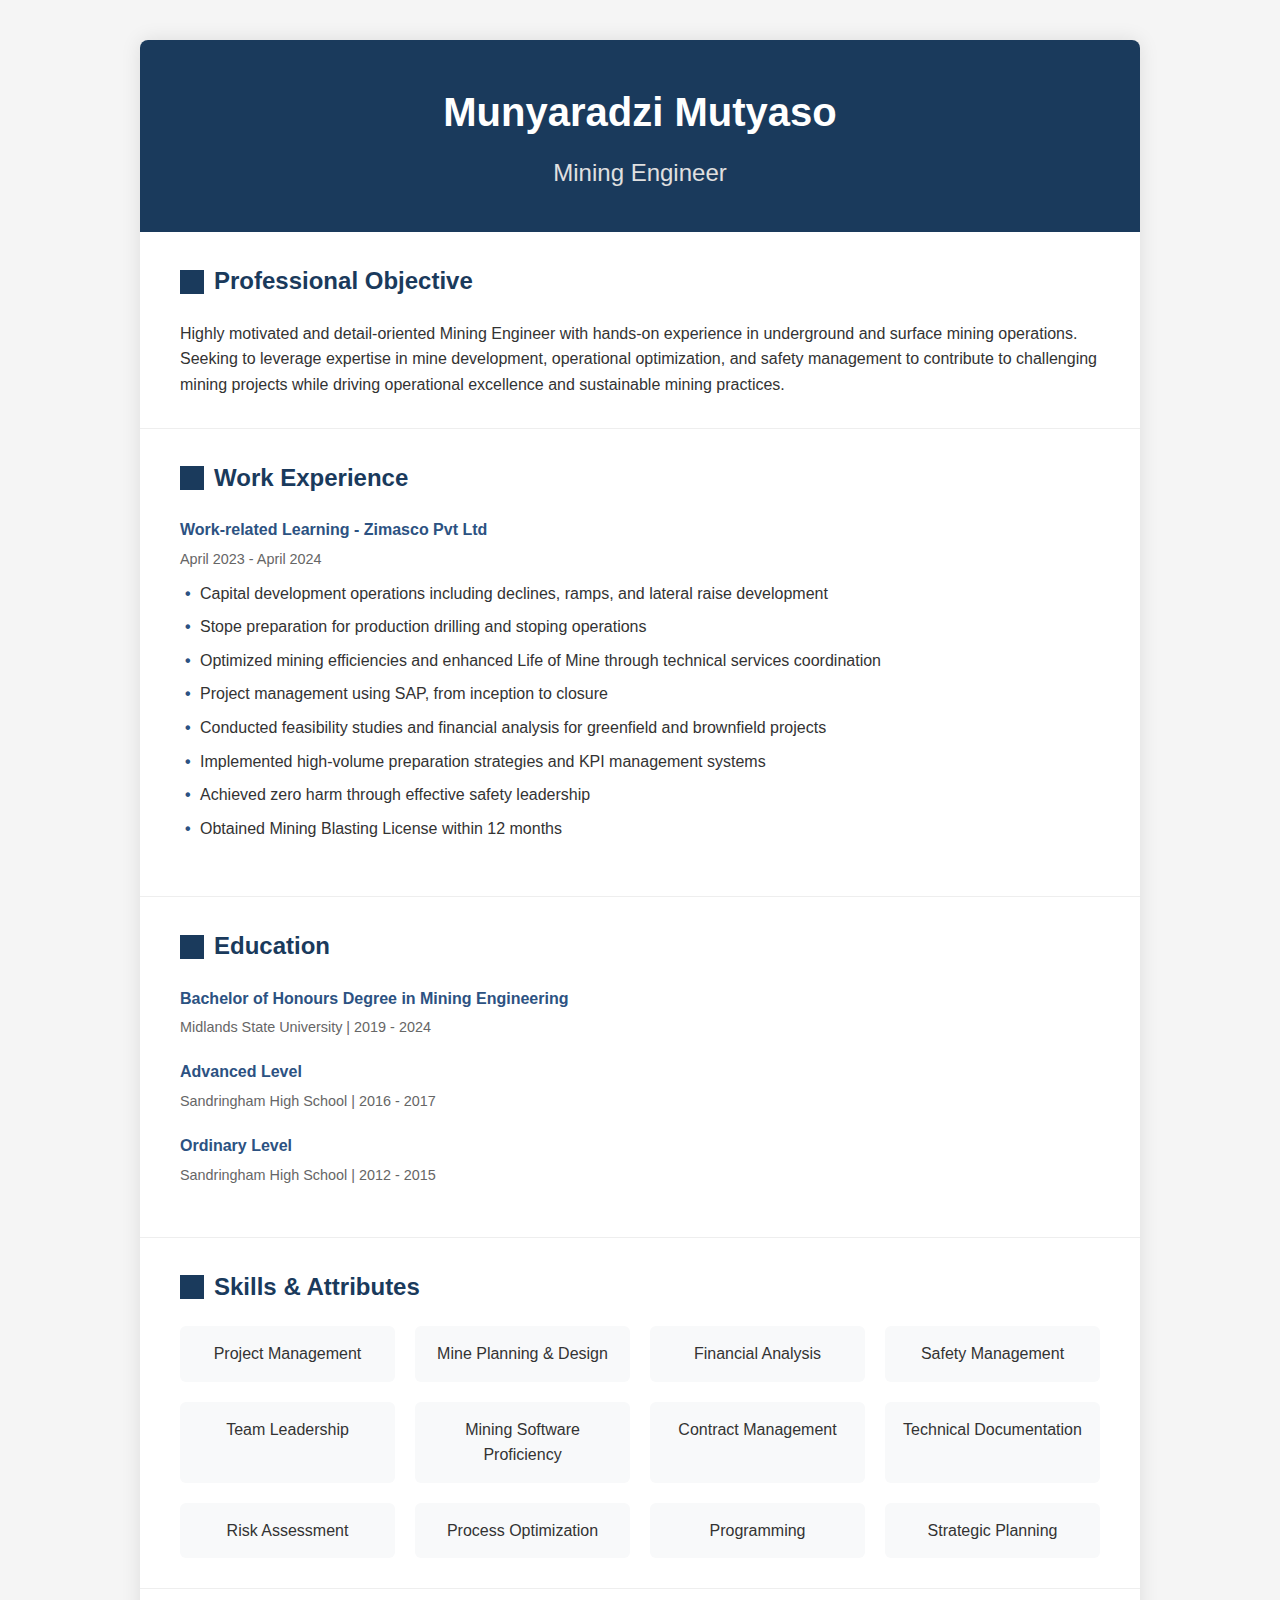
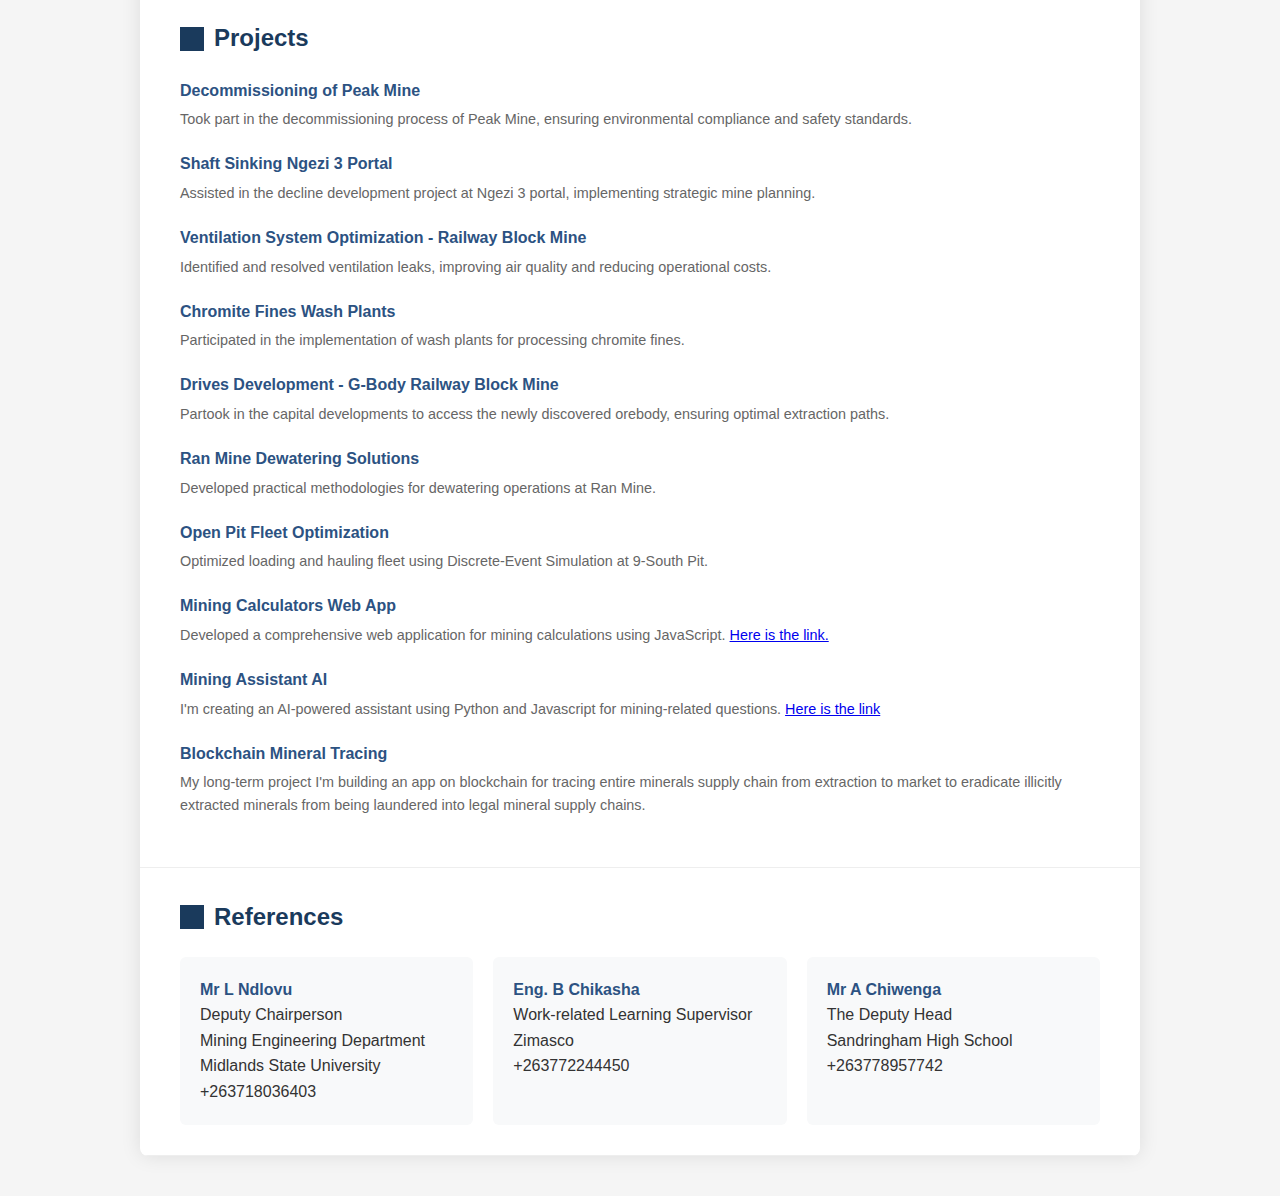
<file: Curriculum Vitae/my_cv.html>
<!DOCTYPE html>
<html lang="en">
  <head>
    <meta charset="UTF-8" />
    <meta name="viewport" content="width=device-width, initial-scale=1.0" />
    <title>Mining Engineer CV</title>
    <link rel="stylesheet" href="my_cv.css" />
  </head>
  <body>
    <div class="cv-container">
      <div class="header">
        <h1>Munyaradzi Mutyaso</h1>
        <h2>Mining Engineer</h2>
      </div>

      <div id="objective" class="section">
        <h3 class="section-title">Professional Objective</h3>
        <p>
          Highly motivated and detail-oriented Mining Engineer with hands-on
          experience in underground and surface mining operations. Seeking to
          leverage expertise in mine development, operational optimization, and
          safety management to contribute to challenging mining projects while
          driving operational excellence and sustainable mining practices.
        </p>
      </div>

      <div id="experience" class="section">
        <h3 class="section-title">Work Experience</h3>
        <div class="experience-item">
          <div class="experience-title">
            Work-related Learning - Zimasco Pvt Ltd
          </div>
          <div class="experience-date">April 2023 - April 2024</div>
          <div class="experience-details">
            <ul>
              <li>
                Capital development operations including declines, ramps, and
                lateral raise development
              </li>
              <li>
                Stope preparation for production drilling and stoping operations
              </li>
              <li>
                Optimized mining efficiencies and enhanced Life of Mine through
                technical services coordination
              </li>
              <li>Project management using SAP, from inception to closure</li>
              <li>
                Conducted feasibility studies and financial analysis for
                greenfield and brownfield projects
              </li>
              <li>
                Implemented high-volume preparation strategies and KPI
                management systems
              </li>
              <li>Achieved zero harm through effective safety leadership</li>
              <li>Obtained Mining Blasting License within 12 months</li>
            </ul>
          </div>
        </div>
      </div>

      <div id="education" class="section">
        <h3 class="section-title">Education</h3>
        <div class="education-item">
          <div class="experience-title">
            Bachelor of Honours Degree in Mining Engineering
          </div>
          <div class="experience-date">
            Midlands State University | 2019 - 2024
          </div>
        </div>
        <div class="education-item">
          <div class="experience-title">Advanced Level</div>
          <div class="experience-date">
            Sandringham High School | 2016 - 2017
          </div>
        </div>
        <div class="education-item">
          <div class="experience-title">Ordinary Level</div>
          <div class="experience-date">
            Sandringham High School | 2012 - 2015
          </div>
        </div>
      </div>

      <div id="skills" class="section">
        <h3 class="section-title">Skills & Attributes</h3>
        <div class="skills-grid">
          <div class="skill-item">Project Management</div>
          <div class="skill-item">Mine Planning & Design</div>
          <div class="skill-item">Financial Analysis</div>
          <div class="skill-item">Safety Management</div>
          <div class="skill-item">Team Leadership</div>
          <div class="skill-item">Mining Software Proficiency</div>
          <div class="skill-item">Contract Management</div>
          <div class="skill-item">Technical Documentation</div>
          <div class="skill-item">Risk Assessment</div>
          <div class="skill-item">Process Optimization</div>
          <div class="skill-item">Programming</div>
          <div class="skill-item">Strategic Planning</div>
        </div>
      </div>

      <div id="projects" class="section">
        <h3 class="section-title">Projects</h3>
        <div class="education-item">
          <div class="experience-title">Decommissioning of Peak Mine</div>
          <div class="experience-date">
            Took part in the decommissioning process of Peak Mine, ensuring
            environmental compliance and safety standards.
          </div>
        </div>
        <div class="education-item">
          <div class="experience-title">Shaft Sinking Ngezi 3 Portal</div>
          <div class="experience-date">
            Assisted in the decline development project at Ngezi 3 portal,
            implementing strategic mine planning.
          </div>
        </div>
        <div class="education-item">
          <div class="experience-title">
            Ventilation System Optimization - Railway Block Mine
          </div>
          <div class="experience-date">
            Identified and resolved ventilation leaks, improving air quality and
            reducing operational costs.
          </div>
        </div>
        <div class="education-item">
          <div class="experience-title">Chromite Fines Wash Plants</div>
          <div class="experience-date">
            Participated in the implementation of wash plants for processing
            chromite fines.
          </div>
        </div>
        <div class="education-item">
          <div class="experience-title">
            Drives Development - G-Body Railway Block Mine
          </div>
          <div class="experience-date">
            Partook in the capital developments to access the newly
            discovered orebody, ensuring optimal extraction paths.
          </div>
        </div>
        <div class="education-item">
          <div class="experience-title">Ran Mine Dewatering Solutions</div>
          <div class="experience-date">
            Developed practical methodologies for dewatering operations at Ran
            Mine.
          </div>
        </div>
        <div class="education-item">
          <div class="experience-title">Open Pit Fleet Optimization</div>
          <div class="experience-date">
            Optimized loading and hauling fleet using Discrete-Event Simulation
            at 9-South Pit.
          </div>
        </div>
        <div class="education-item">
          <div class="experience-title">Mining Calculators Web App</div>
          <div class="experience-date">
            Developed a comprehensive web application for mining calculations
            using JavaScript. <a href="../index.html">Here is the link.</a>
          </div>
        </div>
        <div class="education-item">
          <div class="experience-title">Mining Assistant AI</div>
          <div class="experience-date">
            I'm creating an AI-powered assistant using Python and Javascript for mining-related questions.
            <a href="../Mining Assistant/mining_assistant.html"
              >Here is the link</a
            >
          </div>
        </div>
        <div class="education-item">
          <div class="experience-title">Blockchain Mineral Tracing</div>
          <div class="experience-date">
            My long-term project I'm building an app on blockchain for tracing entire minerals
            supply chain from extraction to market to eradicate illicitly extracted minerals from being laundered into legal mineral supply chains.
          </div>
        </div>
      </div>

      <div id="references" class="section">
        <h3 class="section-title">References</h3>
        <div class="references-grid">
          <div class="reference-item">
            <div class="reference-name">Mr L Ndlovu</div>
            <div>Deputy Chairperson</div>
            <div>Mining Engineering Department</div>
            <div>Midlands State University</div>
            <div>+263718036403</div>
          </div>

          <div class="reference-item">
            <div class="reference-name">Eng. B Chikasha</div>
            <div>Work-related Learning Supervisor</div>
            <div>Zimasco</div>
            <div>+263772244450</div>
          </div>

          <div class="reference-item">
            <div class="reference-name">Mr A Chiwenga</div>
            <div>The Deputy Head</div>
            <div>Sandringham High School</div>
            <div>+263778957742</div>
          </div>
        </div>
      </div>
    </div>
  </body>
</html>
</file>
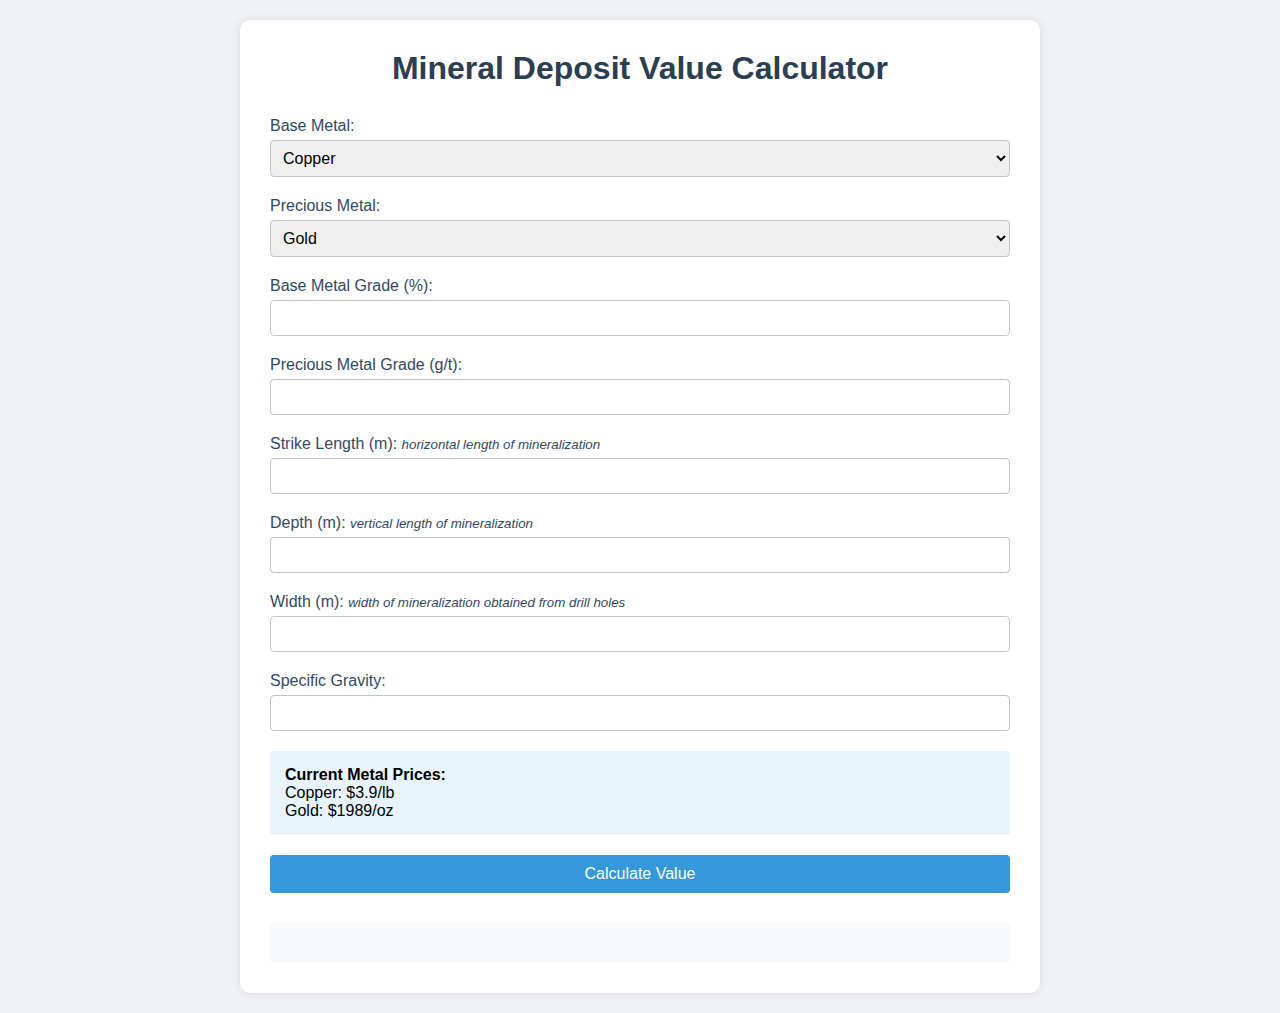
<file: Deposit Value/deposit_value.html>
<html lang="en">
  <head>
    <meta charset="UTF-8" />
    <meta name="viewport" content="width=device-width, initial-scale=1.0" />
    <title>Mineral deposit value calculator</title>
    <link rel="stylesheet" href="./deposit_value.css" />
  </head>
  <body>
    <div class="container">
      <h1>Mineral Deposit Value Calculator</h1>

      <div class="input-group">
        <label for="baseMetal">Base Metal:</label>
        <select id="baseMetal">
          <option value="copper">Copper</option>
          <option value="lead">Lead</option>
          <option value="zinc">Zinc</option>
          <option value="nickel">Nickel</option>
        </select>
      </div>

      <div class="input-group">
        <label for="preciousMetal">Precious Metal:</label>
        <select id="preciousMetal">
          <option value="gold">Gold</option>
          <option value="silver">Silver</option>
          <option value="platinum">Platinum</option>
          <option value="palladium">Palladium</option>
        </select>
      </div>

      <div class="input-group">
        <label for="baseGrade">Base Metal Grade (%):</label>
        <input type="number" id="baseGrade" step="0.01" />
      </div>

      <div class="input-group">
        <label for="preciousGrade">Precious Metal Grade (g/t):</label>
        <input type="number" id="preciousGrade" step="0.01" />
      </div>

      <div class="input-group">
        <label for="strike"
          >Strike Length (m):
          <i><small>horizontal length of mineralization</small></i></label
        >
        <input type="number" id="strike" />
      </div>

      <div class="input-group">
        <label for="depth"
          >Depth (m):
          <i><small>vertical length of mineralization</small></i></label
        >
        <input type="number" id="depth" />
      </div>

      <div class="input-group">
        <label for="width"
          >Width (m):
          <i
            ><small>width of mineralization obtained from drill holes</small></i
          ></label
        >
        <input type="number" id="width" />
      </div>

      <div class="input-group">
        <label for="gravity">Specific Gravity:</label>
        <input type="number" id="gravity" step="0.01" />
      </div>

      <div class="current-prices" id="currentPrices">
        Loading current metal prices...
      </div>

      <button onclick="calculateValue()">Calculate Value</button>

      <div class="results" id="results"></div>
    </div>
    <script src="./deposit_value.js"></script>
  </body>
</html>
</file>
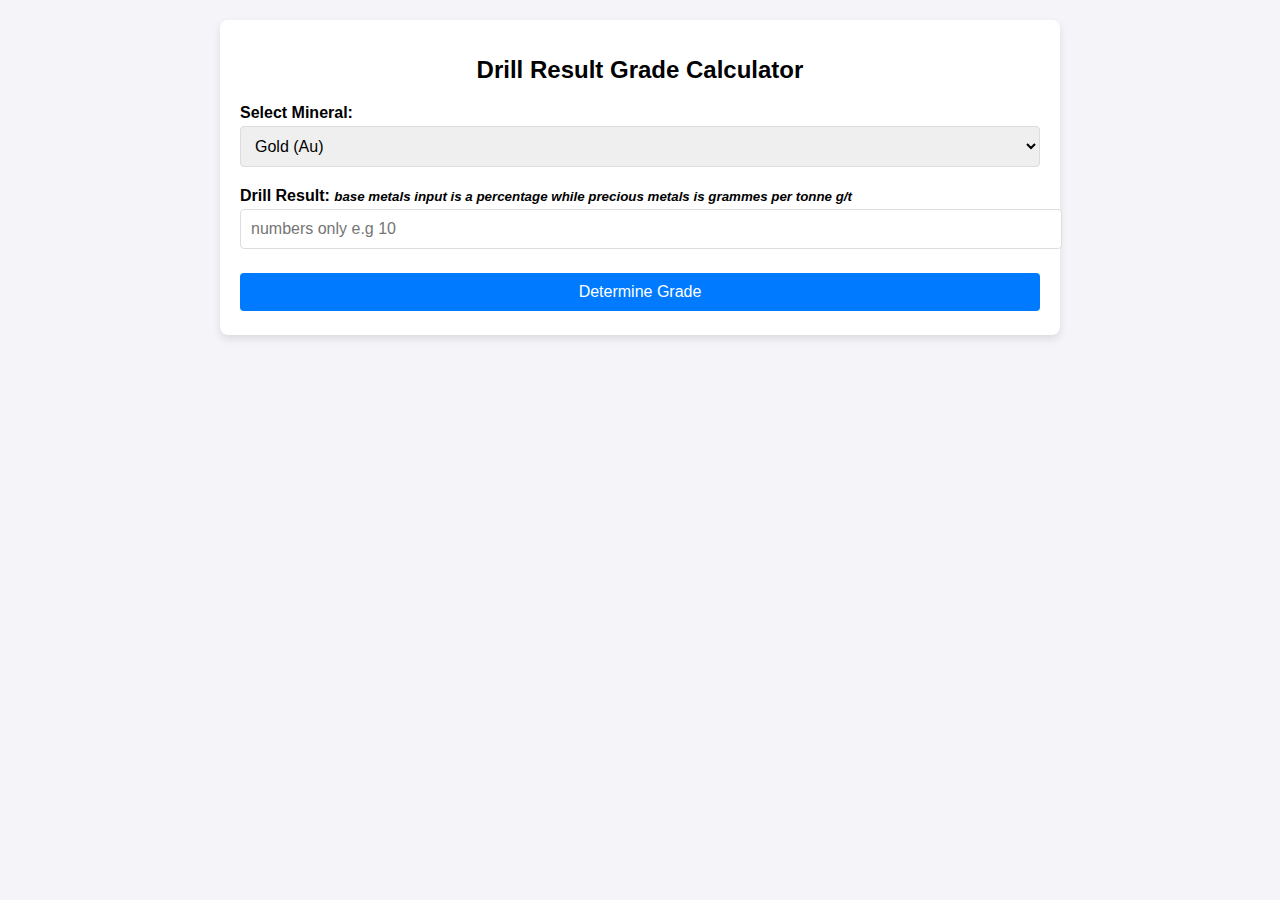
<file: Drill/drilling_results.html>
<!DOCTYPE html>
<html lang="en">
  <head>
    <meta charset="UTF-8" />
    <meta name="viewport" content="width=device-width, initial-scale=1.0" />
    <title>Drilling Results</title>
    <link rel="stylesheet" href="drilling_results.css" />
  </head>
  <body>
    <div class="container">
      <h1>Drill Result Grade Calculator</h1>
      <form id="grade-calculator-form">
        <div>
          <label for="mineral">Select Mineral:</label>
          <select id="mineral" required>
            <optgroup label="Base Metals">
              <option value="Cobalt">Cobalt (Co)</option>
              <option value="Copper">Copper (Cu)</option>
              <option value="Iron Ore">Iron Ore (Fe)</option>
              <option value="Lead">Lead (Pb)</option>
              <option value="Molybdenum">Molybdenum (Mo)</option>
              <option value="Nickel">Nickel (Ni)</option>
              <option value="Zinc">Zinc (Zn)</option>
            </optgroup>
            <optgroup label="Precious Metals">
              <option value="Gold" selected>Gold (Au)</option>
              <option value="Palladium">Palladium (Pd)</option>
              <option value="Platinum">Platinum (Pt)</option>
              <option value="Silver">Silver (Ag)</option>
            </optgroup>
          </select>
        </div>
        <div>
          <label for="drill-result"
            >Drill Result:
            <i
              ><small
                >base metals input is a percentage while precious metals is
                grammes per tonne g/t</small
              ></i
            >
          </label>
          <input
            type="number"
            id="drill-result"
            step="0.01"
            required
            placeholder="numbers only e.g 10"
          />
        </div>
        <button type="submit">Determine Grade</button>
      </form>
      <div class="results" id="results" style="display: none">
        <h2>Result</h2>
        <p><strong>Mineral:</strong> <span id="mineral-name"></span></p>
        <p><strong>Grade:</strong> <span id="grade-result"></span></p>
      </div>
    </div>
    <script src="drilling_results.js"></script>
  </body>
</html>
</file>
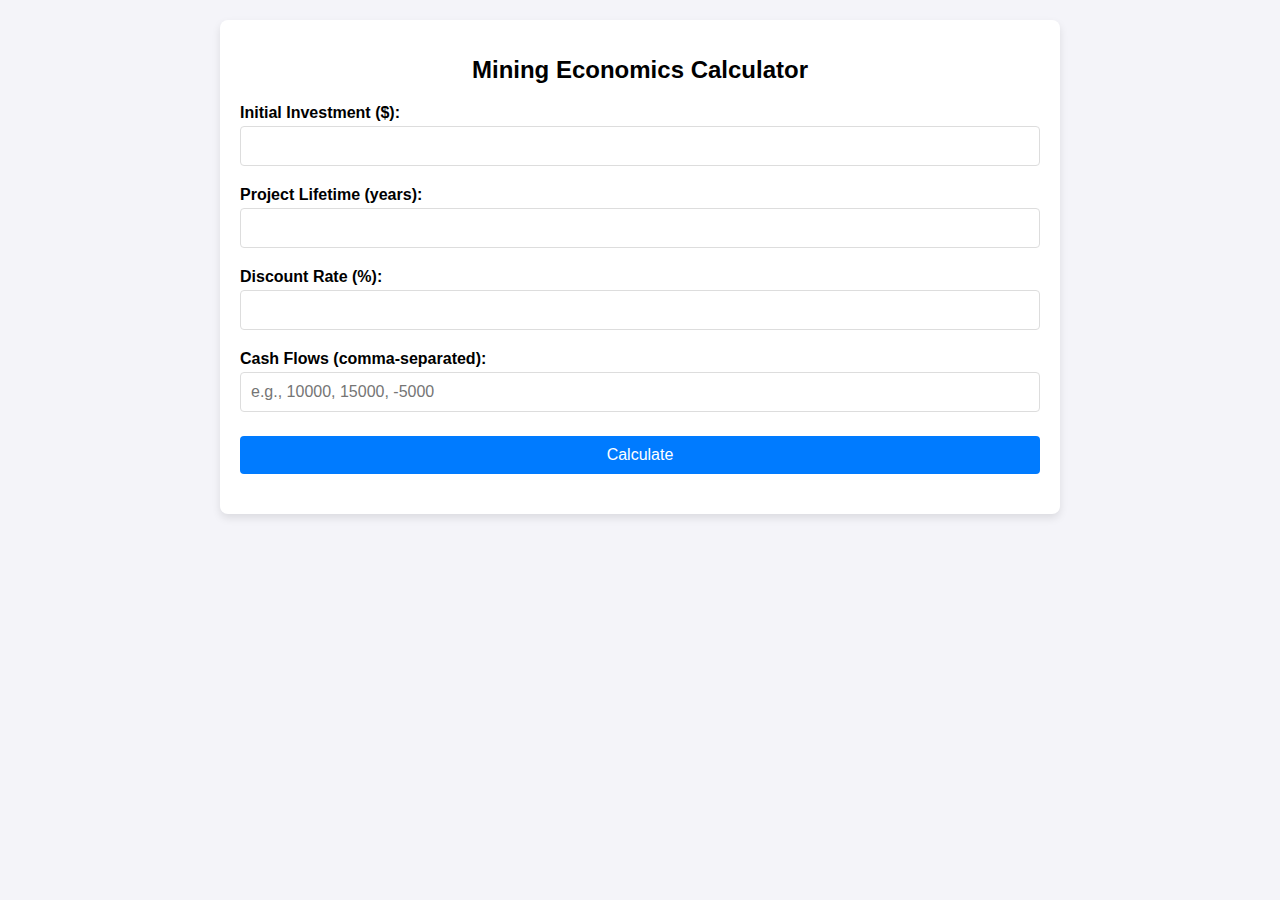
<file: Economics/economics.html>
<html lang="en">
  <head>
    <meta charset="UTF-8" />
    <meta name="viewport" content="width=device-width, initial-scale=1.0" />
    <title>Mineral economics calculator</title>
    <link rel="stylesheet" href="./economics.css" />
  </head>
  <body>
    <div class="container">
      <h1>Mining Economics Calculator</h1>
      <form id="calculator-form">
        <div>
          <label for="initial-investment">Initial Investment ($):</label>
          <input type="number" id="initial-investment" required />
        </div>
        <div>
          <label for="project-lifetime">Project Lifetime (years):</label>
          <input type="number" id="project-lifetime" required />
        </div>
        <div>
          <label for="discount-rate">Discount Rate (%):</label>
          <input type="number" id="discount-rate" step="0.01" required />
        </div>
        <div>
          <label for="cash-flows">Cash Flows (comma-separated):</label>
          <input
            type="text"
            id="cash-flows"
            placeholder="e.g., 10000, 15000, -5000"
            required
          />
        </div>
        <button type="submit">Calculate</button>
      </form>
      <div class="results" id="results" style="display: none">
        <h2>Calculation Results</h2>
        <p>
          <strong>Net Present Value (NPV):</strong>
          <span id="npv-result"></span>
        </p>
        <p>
          <strong>Internal Rate of Return (IRR):</strong>
          <span id="irr-result"></span>
        </p>
        <p>
          <strong>Payback Period:</strong>
          <span id="payback-period-result"></span>
        </p>
        <p>
          <strong>Profitability Index (PI):</strong>
          <span id="pi-result"></span>
        </p>
      </div>
    </div>
    <script src="./economics.js"></script>
  </body>
</html>
</file>
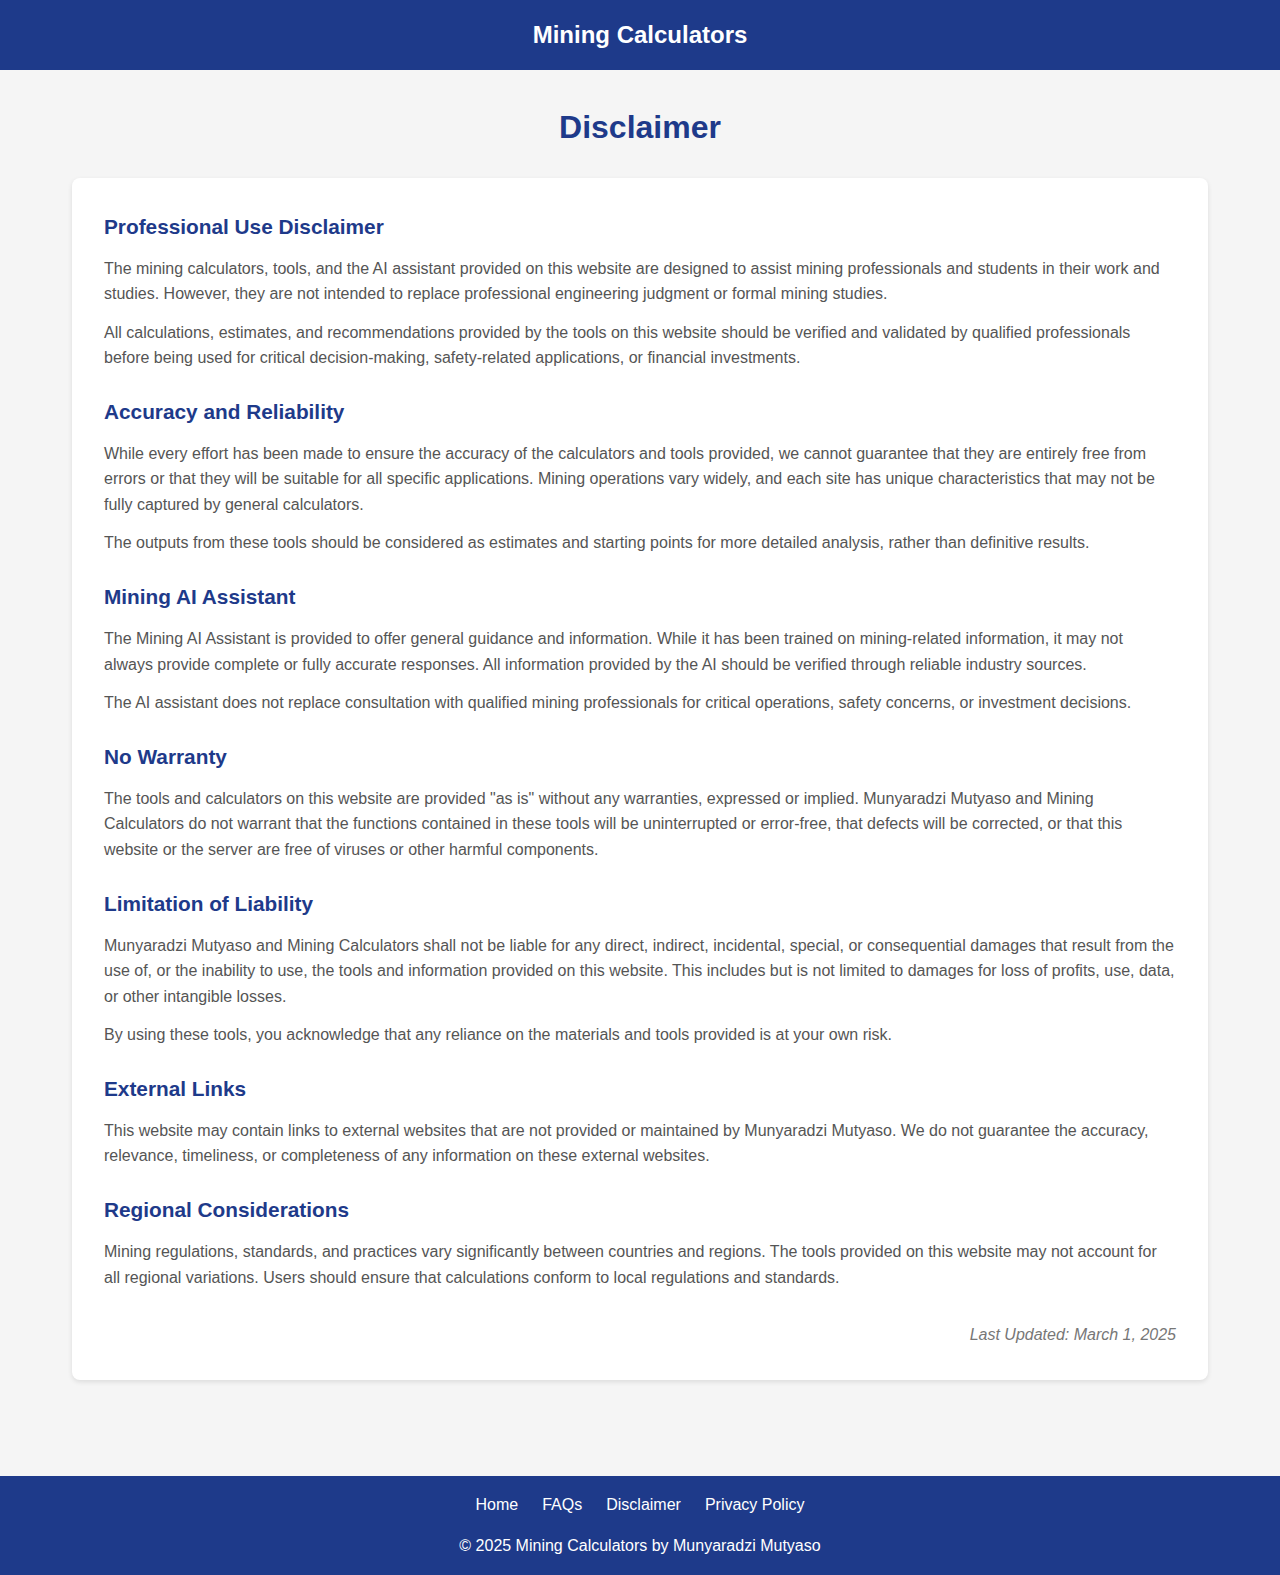
<file: Legal/disclaimer.html>
<!DOCTYPE html>
<html lang="en">
<head>
    <meta charset="UTF-8">
    <meta name="viewport" content="width=device-width, initial-scale=1.0">
    <title>Disclaimer - Mining Calculators</title>
    <style>
        * {
            margin: 0;
            padding: 0;
            box-sizing: border-box;
            font-family: 'Segoe UI', Tahoma, Geneva, Verdana, sans-serif;
        }
        
        body {
            background-color: #f5f5f5;
            color: #333;
            line-height: 1.6;
        }
        
        header {
            background-color: #1e3a8a;
            color: white;
            padding: 1rem 2rem;
            text-align: center;
        }
        
        .container {
            max-width: 1200px;
            margin: 0 auto;
            padding: 2rem;
        }
        
        h1 {
            margin-bottom: 1.5rem;
            color: #1e3a8a;
            text-align: center;
        }
        
        .disclaimer-container {
            background-color: white;
            border-radius: 8px;
            box-shadow: 0 2px 5px rgba(0,0,0,0.1);
            padding: 2rem;
            margin-bottom: 2rem;
        }
        
        .disclaimer-section {
            margin-bottom: 1.5rem;
        }
        
        .disclaimer-section h2 {
            color: #1e3a8a;
            margin-bottom: 0.8rem;
            font-size: 1.3rem;
        }
        
        .disclaimer-section p {
            margin-bottom: 0.8rem;
            color: #555;
        }
        
        .last-updated {
            text-align: right;
            font-style: italic;
            color: #777;
            margin-top: 2rem;
        }
        
        footer {
            background-color: #1e3a8a;
            color: white;
            text-align: center;
            padding: 1rem;
            margin-top: 2rem;
        }
        
        .footer-links {
            display: flex;
            justify-content: center;
            gap: 1.5rem;
            margin-bottom: 1rem;
        }
        
        .footer-links a {
            color: white;
            text-decoration: none;
        }
        
        .footer-links a:hover {
            text-decoration: underline;
        }
        
        @media (max-width: 768px) {
            .container {
                padding: 1rem;
            }
            
            .disclaimer-container {
                padding: 1.5rem;
            }
        }
    </style>
</head>
<body>
    <header>
        <h2>Mining Calculators</h2>
    </header>
    
    <div class="container">
        <h1>Disclaimer</h1>
        
        <div class="disclaimer-container">
            <div class="disclaimer-section">
                <h2>Professional Use Disclaimer</h2>
                <p>The mining calculators, tools, and the AI assistant provided on this website are designed to assist mining professionals and students in their work and studies. However, they are not intended to replace professional engineering judgment or formal mining studies.</p>
                <p>All calculations, estimates, and recommendations provided by the tools on this website should be verified and validated by qualified professionals before being used for critical decision-making, safety-related applications, or financial investments.</p>
            </div>
            
            <div class="disclaimer-section">
                <h2>Accuracy and Reliability</h2>
                <p>While every effort has been made to ensure the accuracy of the calculators and tools provided, we cannot guarantee that they are entirely free from errors or that they will be suitable for all specific applications. Mining operations vary widely, and each site has unique characteristics that may not be fully captured by general calculators.</p>
                <p>The outputs from these tools should be considered as estimates and starting points for more detailed analysis, rather than definitive results.</p>
            </div>
            
            <div class="disclaimer-section">
                <h2>Mining AI Assistant</h2>
                <p>The Mining AI Assistant is provided to offer general guidance and information. While it has been trained on mining-related information, it may not always provide complete or fully accurate responses. All information provided by the AI should be verified through reliable industry sources.</p>
                <p>The AI assistant does not replace consultation with qualified mining professionals for critical operations, safety concerns, or investment decisions.</p>
            </div>
            
            <div class="disclaimer-section">
                <h2>No Warranty</h2>
                <p>The tools and calculators on this website are provided "as is" without any warranties, expressed or implied. Munyaradzi Mutyaso and Mining Calculators do not warrant that the functions contained in these tools will be uninterrupted or error-free, that defects will be corrected, or that this website or the server are free of viruses or other harmful components.</p>
            </div>
            
            <div class="disclaimer-section">
                <h2>Limitation of Liability</h2>
                <p>Munyaradzi Mutyaso and Mining Calculators shall not be liable for any direct, indirect, incidental, special, or consequential damages that result from the use of, or the inability to use, the tools and information provided on this website. This includes but is not limited to damages for loss of profits, use, data, or other intangible losses.</p>
                <p>By using these tools, you acknowledge that any reliance on the materials and tools provided is at your own risk.</p>
            </div>
            
            <div class="disclaimer-section">
                <h2>External Links</h2>
                <p>This website may contain links to external websites that are not provided or maintained by Munyaradzi Mutyaso. We do not guarantee the accuracy, relevance, timeliness, or completeness of any information on these external websites.</p>
            </div>
            
            <div class="disclaimer-section">
                <h2>Regional Considerations</h2>
                <p>Mining regulations, standards, and practices vary significantly between countries and regions. The tools provided on this website may not account for all regional variations. Users should ensure that calculations conform to local regulations and standards.</p>
            </div>
            
            <p class="last-updated">Last Updated: March 1, 2025</p>
        </div>
    </div>
    
    <footer>
        <div class="footer-links">
            <a href="index.html">Home</a>
            <a href="faq.html">FAQs</a>
            <a href="disclaimer.html">Disclaimer</a>
            <a href="privacy.html">Privacy Policy</a>
        </div>
        <p>&copy; 2025 Mining Calculators by Munyaradzi Mutyaso</p>
    </footer>
</body>
</html>
</file>
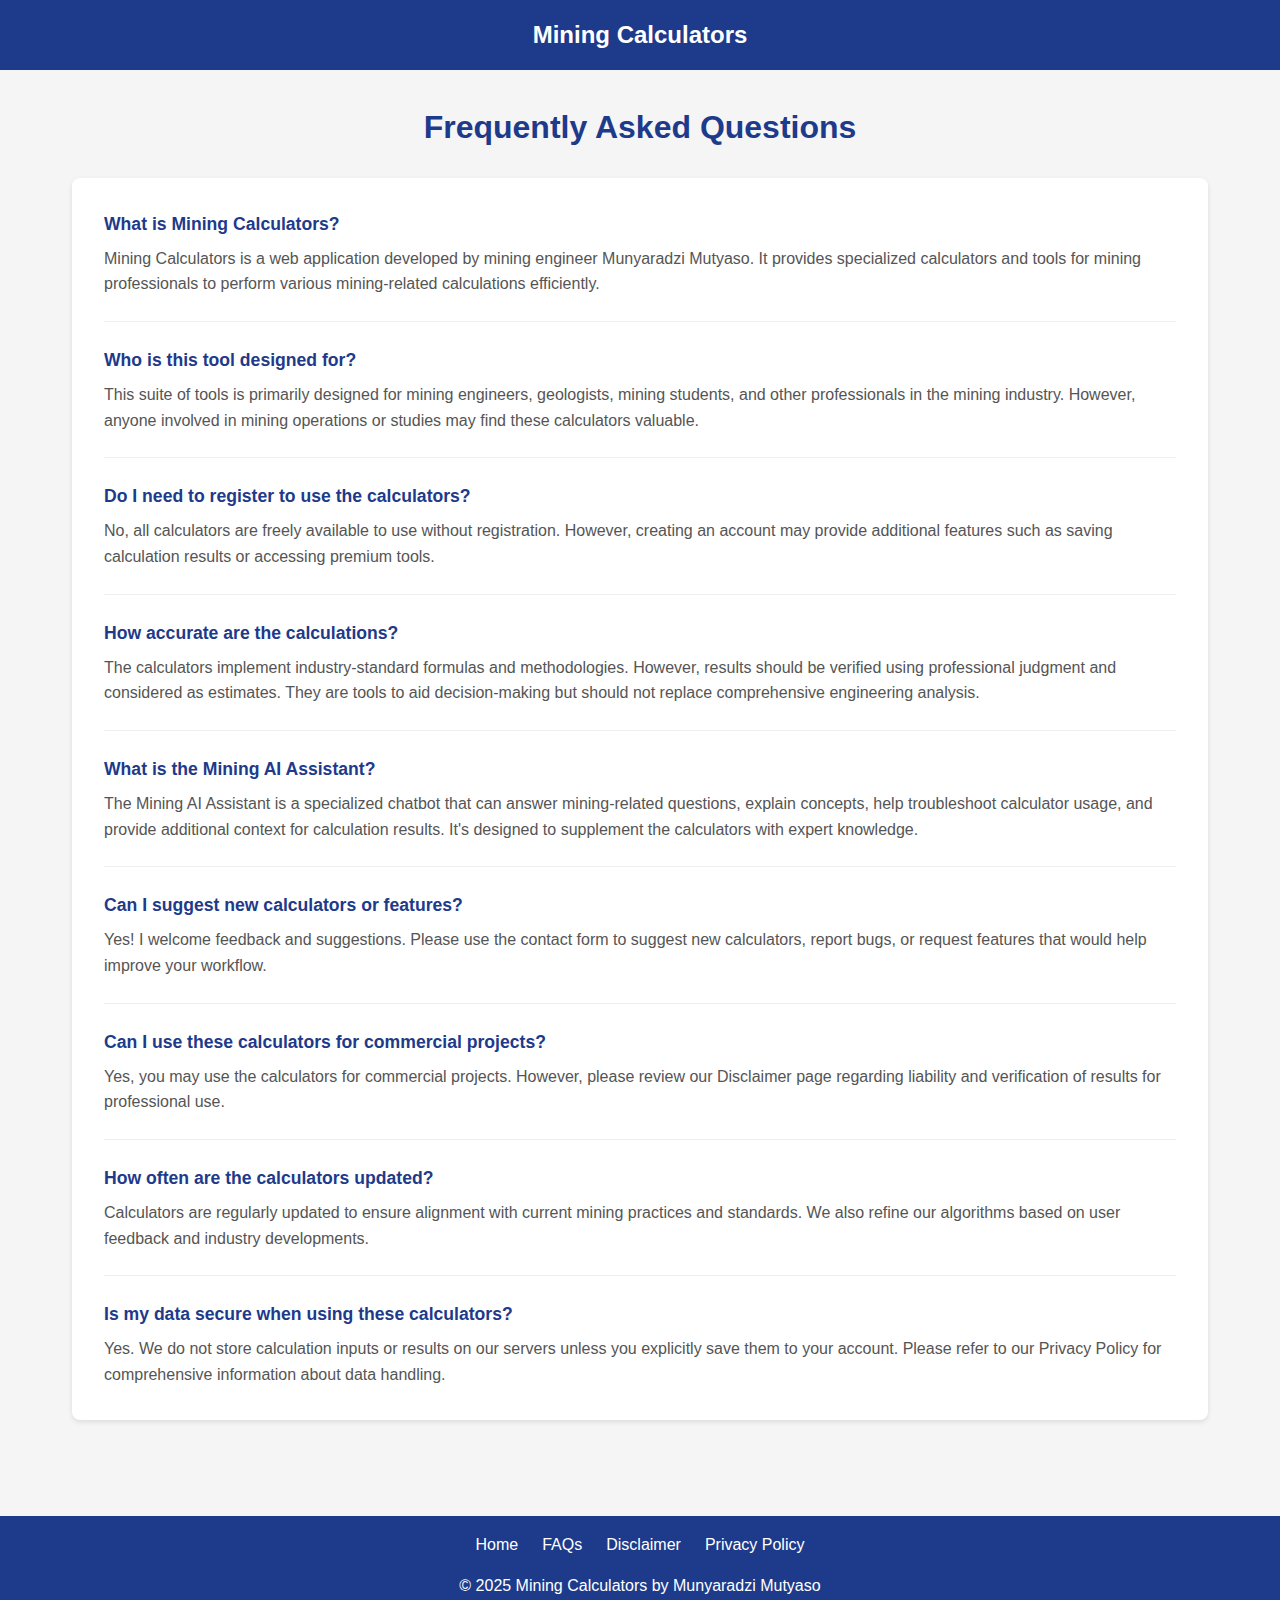
<file: Legal/faq.html>
<!DOCTYPE html>
<html lang="en">
  <head>
    <meta charset="UTF-8" />
    <meta name="viewport" content="width=device-width, initial-scale=1.0" />
    <title>FAQs - Mining Calculators</title>
    <style>
      * {
        margin: 0;
        padding: 0;
        box-sizing: border-box;
        font-family: "Segoe UI", Tahoma, Geneva, Verdana, sans-serif;
      }

      body {
        background-color: #f5f5f5;
        color: #333;
        line-height: 1.6;
      }

      header {
        background-color: #1e3a8a;
        color: white;
        padding: 1rem 2rem;
        text-align: center;
      }

      .container {
        max-width: 1200px;
        margin: 0 auto;
        padding: 2rem;
      }

      h1 {
        margin-bottom: 1.5rem;
        color: #1e3a8a;
        text-align: center;
      }

      .faq-container {
        background-color: white;
        border-radius: 8px;
        box-shadow: 0 2px 5px rgba(0, 0, 0, 0.1);
        padding: 2rem;
        margin-bottom: 2rem;
      }

      .faq-item {
        margin-bottom: 1.5rem;
        border-bottom: 1px solid #eee;
        padding-bottom: 1.5rem;
      }

      .faq-item:last-child {
        border-bottom: none;
        margin-bottom: 0;
        padding-bottom: 0;
      }

      .faq-question {
        font-weight: 600;
        color: #1e3a8a;
        margin-bottom: 0.5rem;
        font-size: 1.1rem;
      }

      .faq-answer {
        color: #555;
      }

      footer {
        background-color: #1e3a8a;
        color: white;
        text-align: center;
        padding: 1rem;
        margin-top: 2rem;
      }

      .footer-links {
        display: flex;
        justify-content: center;
        gap: 1.5rem;
        margin-bottom: 1rem;
      }

      .footer-links a {
        color: white;
        text-decoration: none;
      }

      .footer-links a:hover {
        text-decoration: underline;
      }

      @media (max-width: 768px) {
        .container {
          padding: 1rem;
        }

        .faq-container {
          padding: 1.5rem;
        }
      }
    </style>
  </head>
  <body>
    <header>
      <h2>Mining Calculators</h2>
    </header>

    <div class="container">
      <h1>Frequently Asked Questions</h1>

      <div class="faq-container">
        <div class="faq-item">
          <div class="faq-question">What is Mining Calculators?</div>
          <div class="faq-answer">
            Mining Calculators is a web application developed by mining engineer
            Munyaradzi Mutyaso. It provides specialized calculators and tools
            for mining professionals to perform various mining-related
            calculations efficiently.
          </div>
        </div>

        <div class="faq-item">
          <div class="faq-question">Who is this tool designed for?</div>
          <div class="faq-answer">
            This suite of tools is primarily designed for mining engineers,
            geologists, mining students, and other professionals in the mining
            industry. However, anyone involved in mining operations or studies
            may find these calculators valuable.
          </div>
        </div>

        <div class="faq-item">
          <div class="faq-question">
            Do I need to register to use the calculators?
          </div>
          <div class="faq-answer">
            No, all calculators are freely available to use without
            registration. However, creating an account may provide additional
            features such as saving calculation results or accessing premium
            tools.
          </div>
        </div>

        <div class="faq-item">
          <div class="faq-question">How accurate are the calculations?</div>
          <div class="faq-answer">
            The calculators implement industry-standard formulas and
            methodologies. However, results should be verified using
            professional judgment and considered as estimates. They are tools to
            aid decision-making but should not replace comprehensive engineering
            analysis.
          </div>
        </div>

        <div class="faq-item">
          <div class="faq-question">What is the Mining AI Assistant?</div>
          <div class="faq-answer">
            The Mining AI Assistant is a specialized chatbot that can answer
            mining-related questions, explain concepts, help troubleshoot
            calculator usage, and provide additional context for calculation
            results. It's designed to supplement the calculators with expert
            knowledge.
          </div>
        </div>

        <div class="faq-item">
          <div class="faq-question">
            Can I suggest new calculators or features?
          </div>
          <div class="faq-answer">
            Yes! I welcome feedback and suggestions. Please use the contact form
            to suggest new calculators, report bugs, or request features that
            would help improve your workflow.
          </div>
        </div>

        <div class="faq-item">
          <div class="faq-question">
            Can I use these calculators for commercial projects?
          </div>
          <div class="faq-answer">
            Yes, you may use the calculators for commercial projects. However,
            please review our Disclaimer page regarding liability and
            verification of results for professional use.
          </div>
        </div>

        <div class="faq-item">
          <div class="faq-question">How often are the calculators updated?</div>
          <div class="faq-answer">
            Calculators are regularly updated to ensure alignment with current
            mining practices and standards. We also refine our algorithms based
            on user feedback and industry developments.
          </div>
        </div>

        <div class="faq-item">
          <div class="faq-question">
            Is my data secure when using these calculators?
          </div>
          <div class="faq-answer">
            Yes. We do not store calculation inputs or results on our servers
            unless you explicitly save them to your account. Please refer to our
            Privacy Policy for comprehensive information about data handling.
          </div>
        </div>
      </div>
    </div>

    <footer>
      <div class="footer-links">
        <a href="index.html">Home</a>
        <a href="faq.html">FAQs</a>
        <a href="disclaimer.html">Disclaimer</a>
        <a href="privacy.html">Privacy Policy</a>
      </div>
      <p>&copy; 2025 Mining Calculators by Munyaradzi Mutyaso</p>
    </footer>
  </body>
</html>
</file>
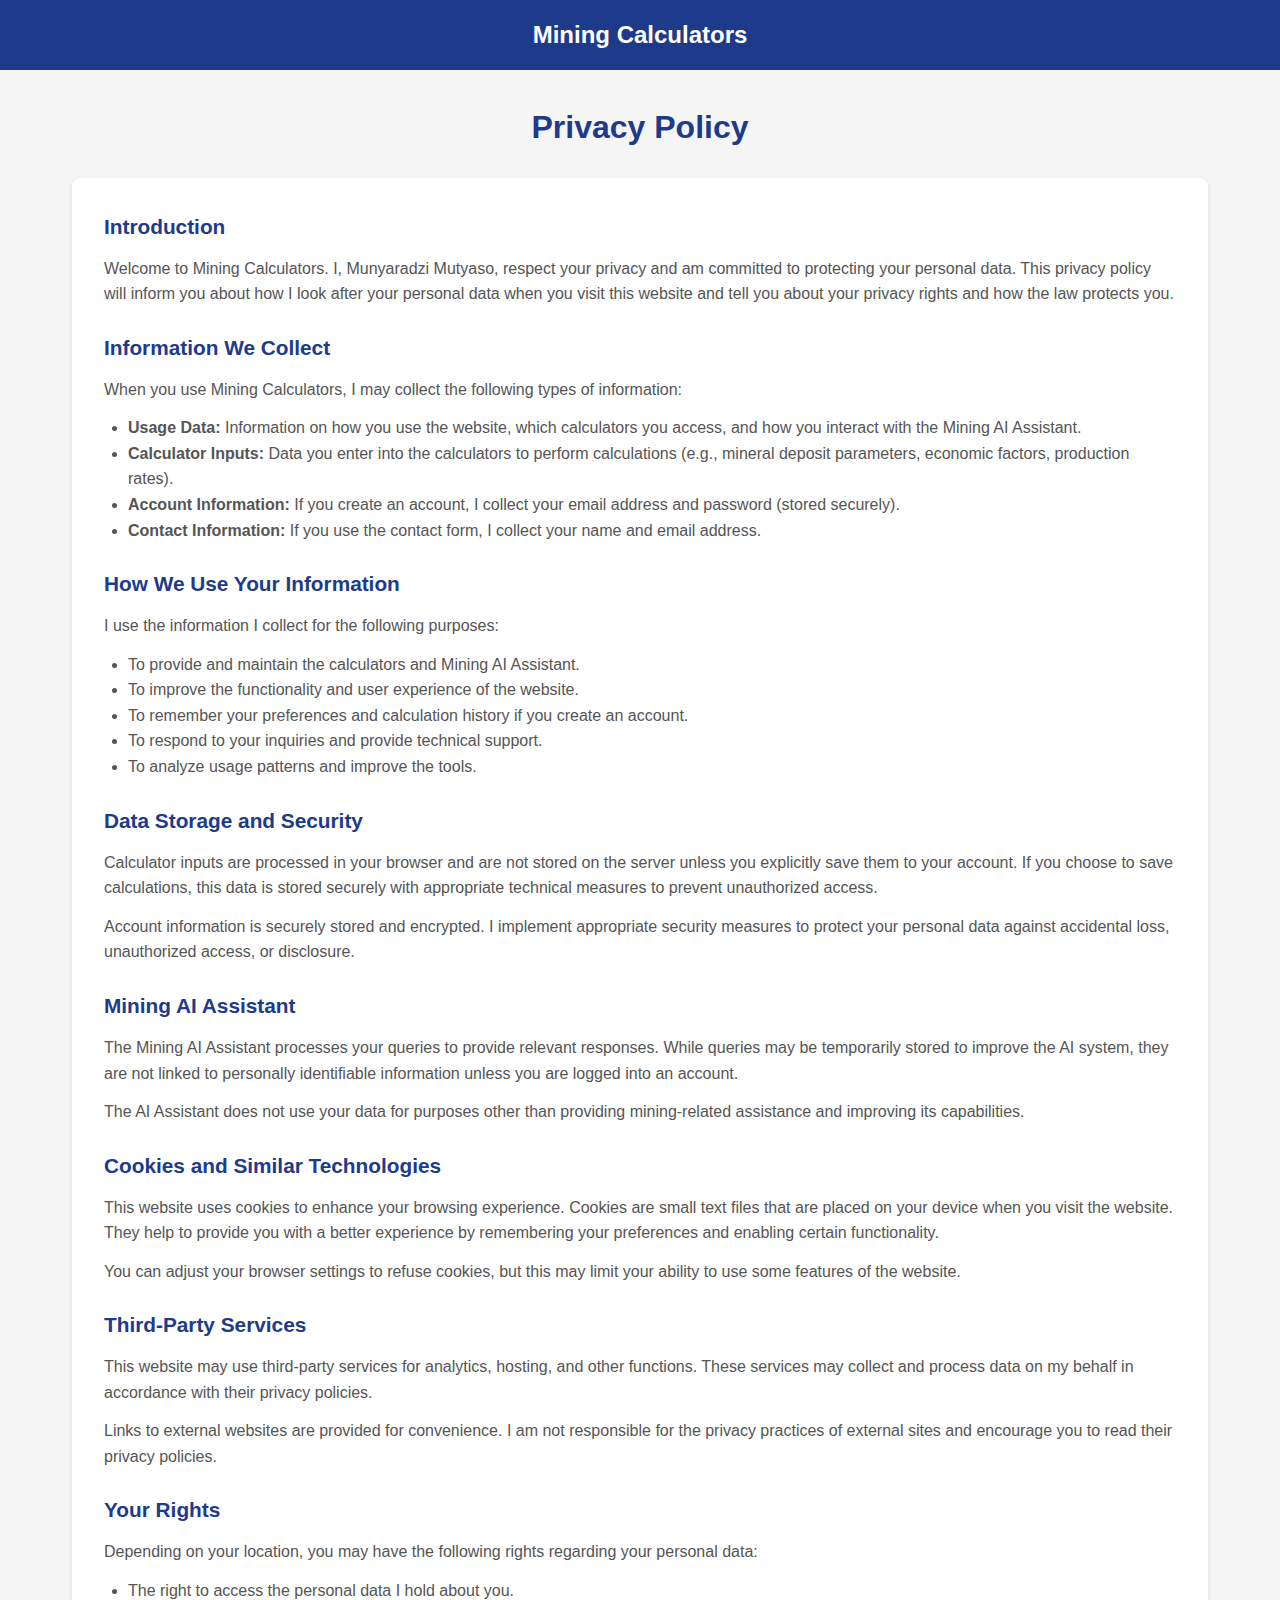
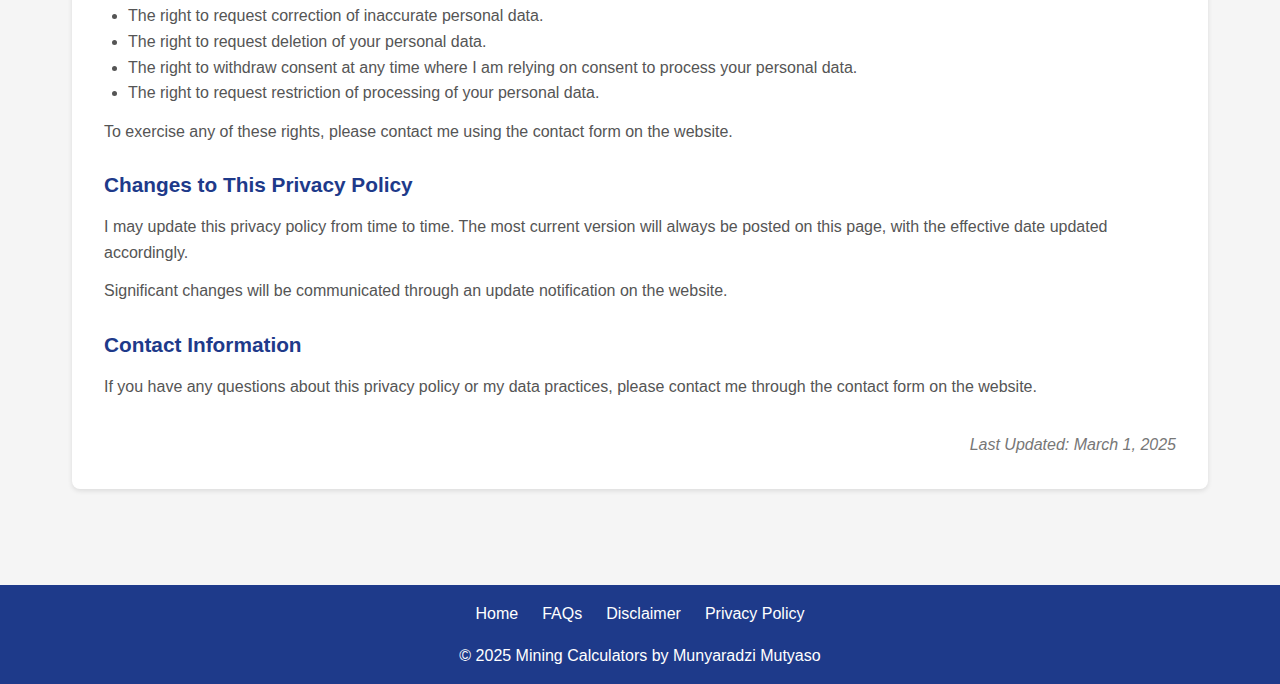
<file: Legal/privacy.html>
<!DOCTYPE html>
<html lang="en">
  <head>
    <meta charset="UTF-8" />
    <meta name="viewport" content="width=device-width, initial-scale=1.0" />
    <title>Privacy Policy - Mining Calculators</title>
    <style>
      * {
        margin: 0;
        padding: 0;
        box-sizing: border-box;
        font-family: "Segoe UI", Tahoma, Geneva, Verdana, sans-serif;
      }

      body {
        background-color: #f5f5f5;
        color: #333;
        line-height: 1.6;
      }

      header {
        background-color: #1e3a8a;
        color: white;
        padding: 1rem 2rem;
        text-align: center;
      }

      .container {
        max-width: 1200px;
        margin: 0 auto;
        padding: 2rem;
      }

      h1 {
        margin-bottom: 1.5rem;
        color: #1e3a8a;
        text-align: center;
      }

      .privacy-container {
        background-color: white;
        border-radius: 8px;
        box-shadow: 0 2px 5px rgba(0, 0, 0, 0.1);
        padding: 2rem;
        margin-bottom: 2rem;
      }

      .privacy-section {
        margin-bottom: 1.5rem;
      }

      .privacy-section h2 {
        color: #1e3a8a;
        margin-bottom: 0.8rem;
        font-size: 1.3rem;
      }

      .privacy-section p {
        margin-bottom: 0.8rem;
        color: #555;
      }

      .privacy-section ul {
        margin-left: 1.5rem;
        margin-bottom: 0.8rem;
        color: #555;
      }

      .last-updated {
        text-align: right;
        font-style: italic;
        color: #777;
        margin-top: 2rem;
      }

      footer {
        background-color: #1e3a8a;
        color: white;
        text-align: center;
        padding: 1rem;
        margin-top: 2rem;
      }

      .footer-links {
        display: flex;
        justify-content: center;
        gap: 1.5rem;
        margin-bottom: 1rem;
      }

      .footer-links a {
        color: white;
        text-decoration: none;
      }

      .footer-links a:hover {
        text-decoration: underline;
      }

      @media (max-width: 768px) {
        .container {
          padding: 1rem;
        }

        .privacy-container {
          padding: 1.5rem;
        }

        .footer-links {
          flex-direction: column;
          gap: 0.5rem;
        }
      }
    </style>
  </head>
  <body>
    <header>
      <h2>Mining Calculators</h2>
    </header>

    <div class="container">
      <h1>Privacy Policy</h1>

      <div class="privacy-container">
        <div class="privacy-section">
          <h2>Introduction</h2>
          <p>
            Welcome to Mining Calculators. I, Munyaradzi Mutyaso, respect your
            privacy and am committed to protecting your personal data. This
            privacy policy will inform you about how I look after your personal
            data when you visit this website and tell you about your privacy
            rights and how the law protects you.
          </p>
        </div>

        <div class="privacy-section">
          <h2>Information We Collect</h2>
          <p>
            When you use Mining Calculators, I may collect the following types
            of information:
          </p>
          <ul>
            <li>
              <strong>Usage Data:</strong> Information on how you use the
              website, which calculators you access, and how you interact with
              the Mining AI Assistant.
            </li>
            <li>
              <strong>Calculator Inputs:</strong> Data you enter into the
              calculators to perform calculations (e.g., mineral deposit
              parameters, economic factors, production rates).
            </li>
            <li>
              <strong>Account Information:</strong> If you create an account, I
              collect your email address and password (stored securely).
            </li>
            <li>
              <strong>Contact Information:</strong> If you use the contact form,
              I collect your name and email address.
            </li>
          </ul>
        </div>

        <div class="privacy-section">
          <h2>How We Use Your Information</h2>
          <p>I use the information I collect for the following purposes:</p>
          <ul>
            <li>
              To provide and maintain the calculators and Mining AI Assistant.
            </li>
            <li>
              To improve the functionality and user experience of the website.
            </li>
            <li>
              To remember your preferences and calculation history if you create
              an account.
            </li>
            <li>To respond to your inquiries and provide technical support.</li>
            <li>To analyze usage patterns and improve the tools.</li>
          </ul>
        </div>

        <div class="privacy-section">
          <h2>Data Storage and Security</h2>
          <p>
            Calculator inputs are processed in your browser and are not stored
            on the server unless you explicitly save them to your account. If
            you choose to save calculations, this data is stored securely with
            appropriate technical measures to prevent unauthorized access.
          </p>
          <p>
            Account information is securely stored and encrypted. I implement
            appropriate security measures to protect your personal data against
            accidental loss, unauthorized access, or disclosure.
          </p>
        </div>

        <div class="privacy-section">
          <h2>Mining AI Assistant</h2>
          <p>
            The Mining AI Assistant processes your queries to provide relevant
            responses. While queries may be temporarily stored to improve the AI
            system, they are not linked to personally identifiable information
            unless you are logged into an account.
          </p>
          <p>
            The AI Assistant does not use your data for purposes other than
            providing mining-related assistance and improving its capabilities.
          </p>
        </div>

        <div class="privacy-section">
          <h2>Cookies and Similar Technologies</h2>
          <p>
            This website uses cookies to enhance your browsing experience.
            Cookies are small text files that are placed on your device when you
            visit the website. They help to provide you with a better experience
            by remembering your preferences and enabling certain functionality.
          </p>
          <p>
            You can adjust your browser settings to refuse cookies, but this may
            limit your ability to use some features of the website.
          </p>
        </div>

        <div class="privacy-section">
          <h2>Third-Party Services</h2>
          <p>
            This website may use third-party services for analytics, hosting,
            and other functions. These services may collect and process data on
            my behalf in accordance with their privacy policies.
          </p>
          <p>
            Links to external websites are provided for convenience. I am not
            responsible for the privacy practices of external sites and
            encourage you to read their privacy policies.
          </p>
        </div>

        <div class="privacy-section">
          <h2>Your Rights</h2>
          <p>
            Depending on your location, you may have the following rights
            regarding your personal data:
          </p>
          <ul>
            <li>The right to access the personal data I hold about you.</li>
            <li>
              The right to request correction of inaccurate personal data.
            </li>
            <li>The right to request deletion of your personal data.</li>
            <li>
              The right to withdraw consent at any time where I am relying on
              consent to process your personal data.
            </li>
            <li>
              The right to request restriction of processing of your personal
              data.
            </li>
          </ul>
          <p>
            To exercise any of these rights, please contact me using the contact
            form on the website.
          </p>
        </div>

        <div class="privacy-section">
          <h2>Changes to This Privacy Policy</h2>
          <p>
            I may update this privacy policy from time to time. The most current
            version will always be posted on this page, with the effective date
            updated accordingly.
          </p>
          <p>
            Significant changes will be communicated through an update
            notification on the website.
          </p>
        </div>

        <div class="privacy-section">
          <h2>Contact Information</h2>
          <p>
            If you have any questions about this privacy policy or my data
            practices, please contact me through the contact form on the
            website.
          </p>
        </div>

        <p class="last-updated">Last Updated: March 1, 2025</p>
      </div>
    </div>

    <footer>
      <div class="footer-links">
        <a href="index.html">Home</a>
        <a href="faq.html">FAQs</a>
        <a href="disclaimer.html">Disclaimer</a>
        <a href="privacy.html">Privacy Policy</a>
      </div>
      <p>&copy; 2025 Mining Calculators by Munyaradzi Mutyaso</p>
    </footer>
  </body>
</html>
</file>
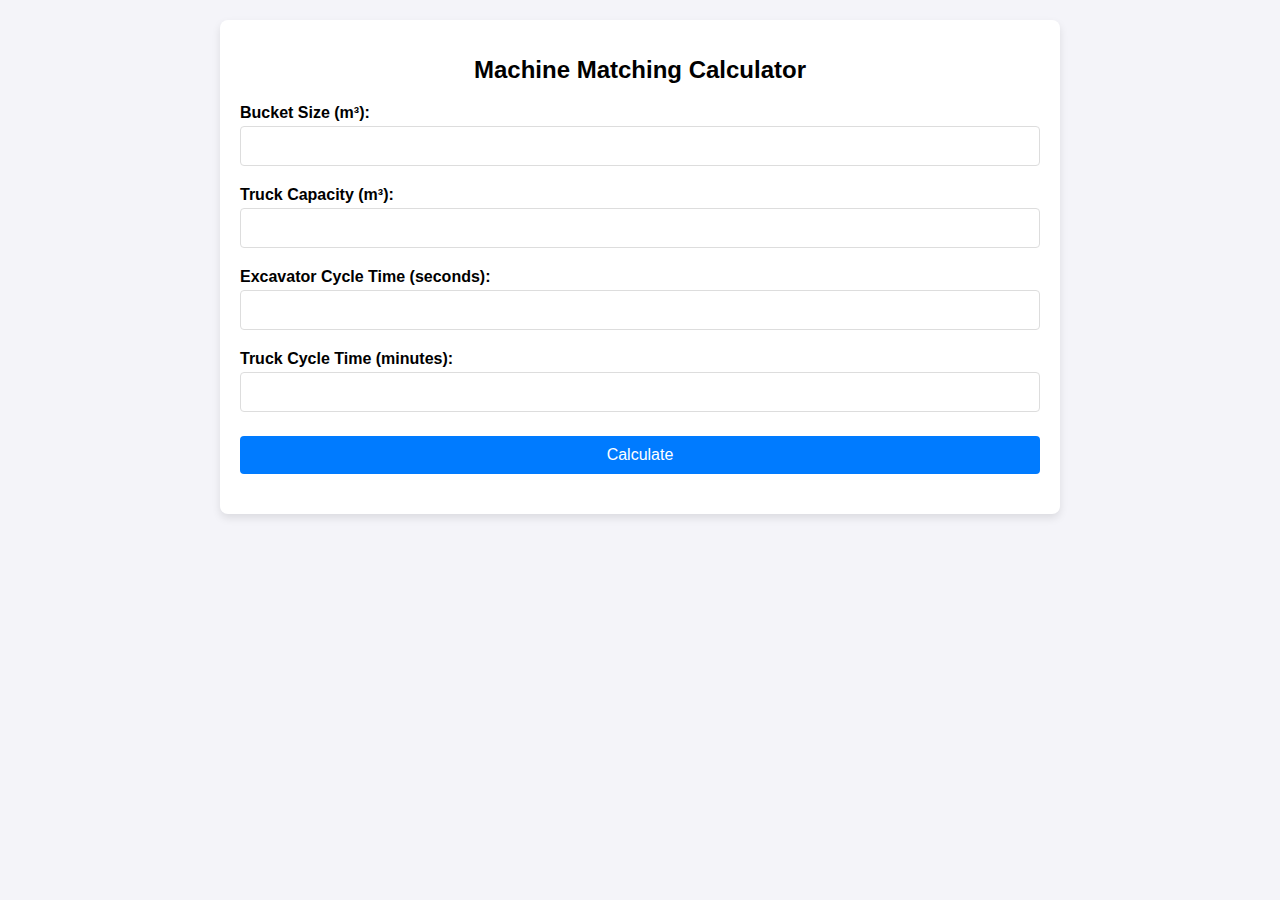
<file: Machines/machines.html>
<html lang="en">
  <head>
    <meta charset="UTF-8" />
    <meta name="viewport" content="width=device-width, initial-scale=1.0" />
    <title>Machine Matching Calculator</title>
    <link rel="stylesheet" href="./machines.css" />
  </head>
  <body>
    <div class="container">
      <h1>Machine Matching Calculator</h1>
      <form id="machine-matching-form">
        <div>
          <label for="bucket-size">Bucket Size (m³):</label>
          <input type="number" id="bucket-size" step="0.1" required />
        </div>
        <div>
          <label for="truck-capacity">Truck Capacity (m³):</label>
          <input type="number" id="truck-capacity" step="0.1" required />
        </div>
        <div>
          <label for="excavator-cycle-time"
            >Excavator Cycle Time (seconds):</label
          >
          <input type="number" id="excavator-cycle-time" step="0.1" required />
        </div>
        <div>
          <label for="truck-cycle-time">Truck Cycle Time (minutes):</label>
          <input type="number" id="truck-cycle-time" step="0.1" required />
        </div>
        <button type="submit">Calculate</button>
      </form>
      <div class="results" id="results" style="display: none">
        <h2>Calculation Results</h2>
        <p>
          <strong>Number of Passes to Fill Truck:</strong>
          <span id="passes-result"></span>
        </p>
        <p>
          <strong>Excavator Loading Time (minutes):</strong>
          <span id="loading-time-result"></span>
        </p>
        <p>
          <strong>Number of Trucks Needed per Excavator:</strong>
          <span id="trucks-needed-result"></span>
        </p>
      </div>
    </div>
    <script src="./machines.js"></script>
  </body>
</html>
</file>
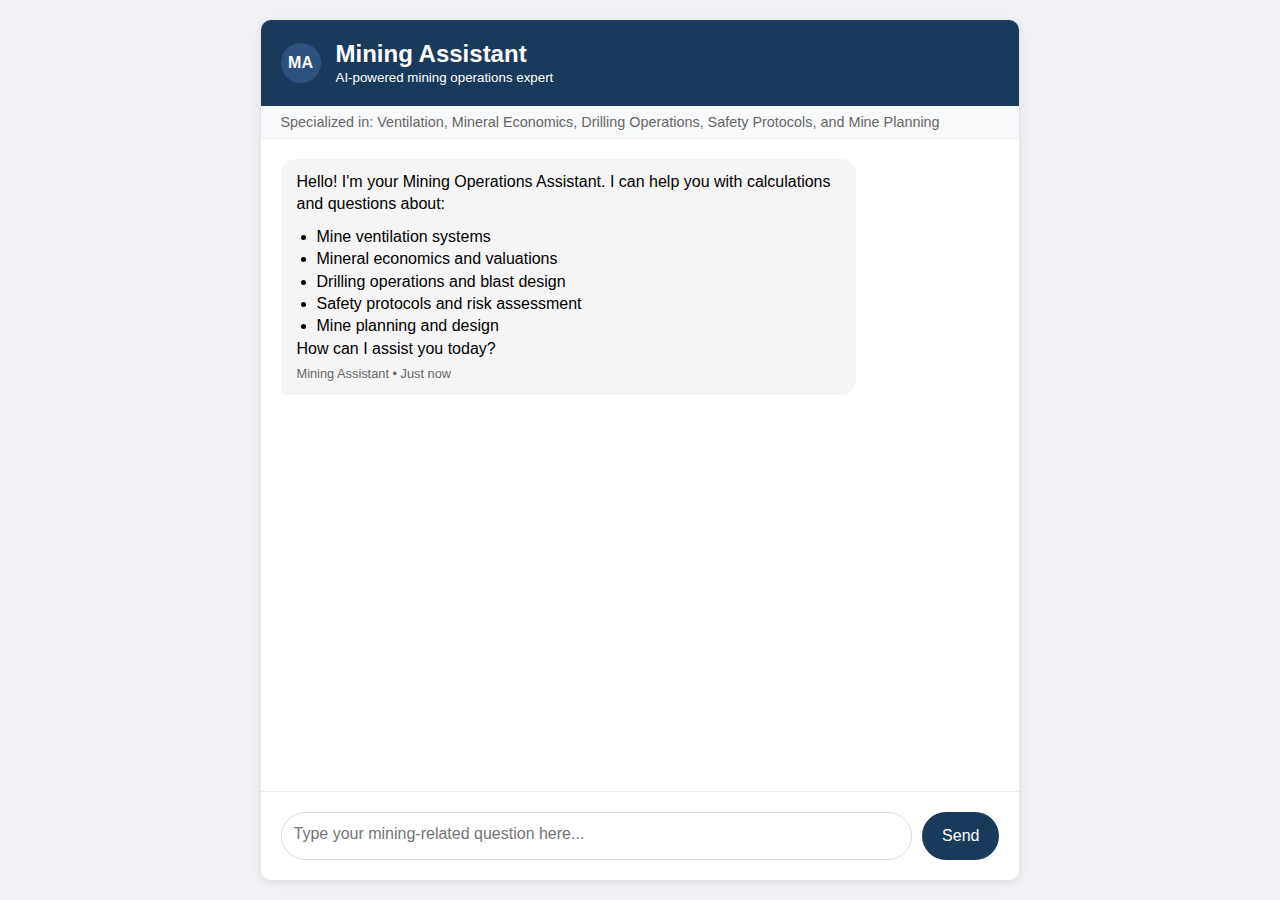
<file: Mining Assistant/mining_assistant.html>
<!DOCTYPE html>
<html lang="en">
  <head>
    <meta charset="UTF-8" />
    <meta name="viewport" content="width=device-width, initial-scale=1.0" />
    <title>Mining Operations AI Assistant</title>
    <link rel="stylesheet" href="mining_assistant.css" />
  </head>
  <body>
    <div class="chat-container">
      <div class="chat-header">
        <div class="ai-avatar">MA</div>
        <div>
          <h2>Mining Assistant</h2>
          <small>AI-powered mining operations expert</small>
        </div>
      </div>

      <div class="mining-context">
        Specialized in: Ventilation, Mineral Economics, Drilling Operations,
        Safety Protocols, and Mine Planning
      </div>

      <div class="chat-messages" id="chat-messages">
        <div class="message ai-message">
          Hello! I'm your Mining Operations Assistant. I can help you with
          calculations and questions about:
          <ul style="margin-left: 20px; margin-top: 10px">
            <li>Mine ventilation systems</li>
            <li>Mineral economics and valuations</li>
            <li>Drilling operations and blast design</li>
            <li>Safety protocols and risk assessment</li>
            <li>Mine planning and design</li>
          </ul>
          How can I assist you today?
          <div class="message-metadata">Mining Assistant • Just now</div>
        </div>
      </div>

      <div class="chat-input-container">
        <div class="chat-input-wrapper">
          <textarea
            class="chat-input"
            id="user-input"
            placeholder="Type your mining-related question here..."
            rows="1"
            onInput="autoResize(this)"
          ></textarea>
          <button class="send-button" onclick="sendMessage()">Send</button>
        </div>
      </div>
    </div>
    <script src="mining_assistant.js"></script>
  </body>
</html>
</file>
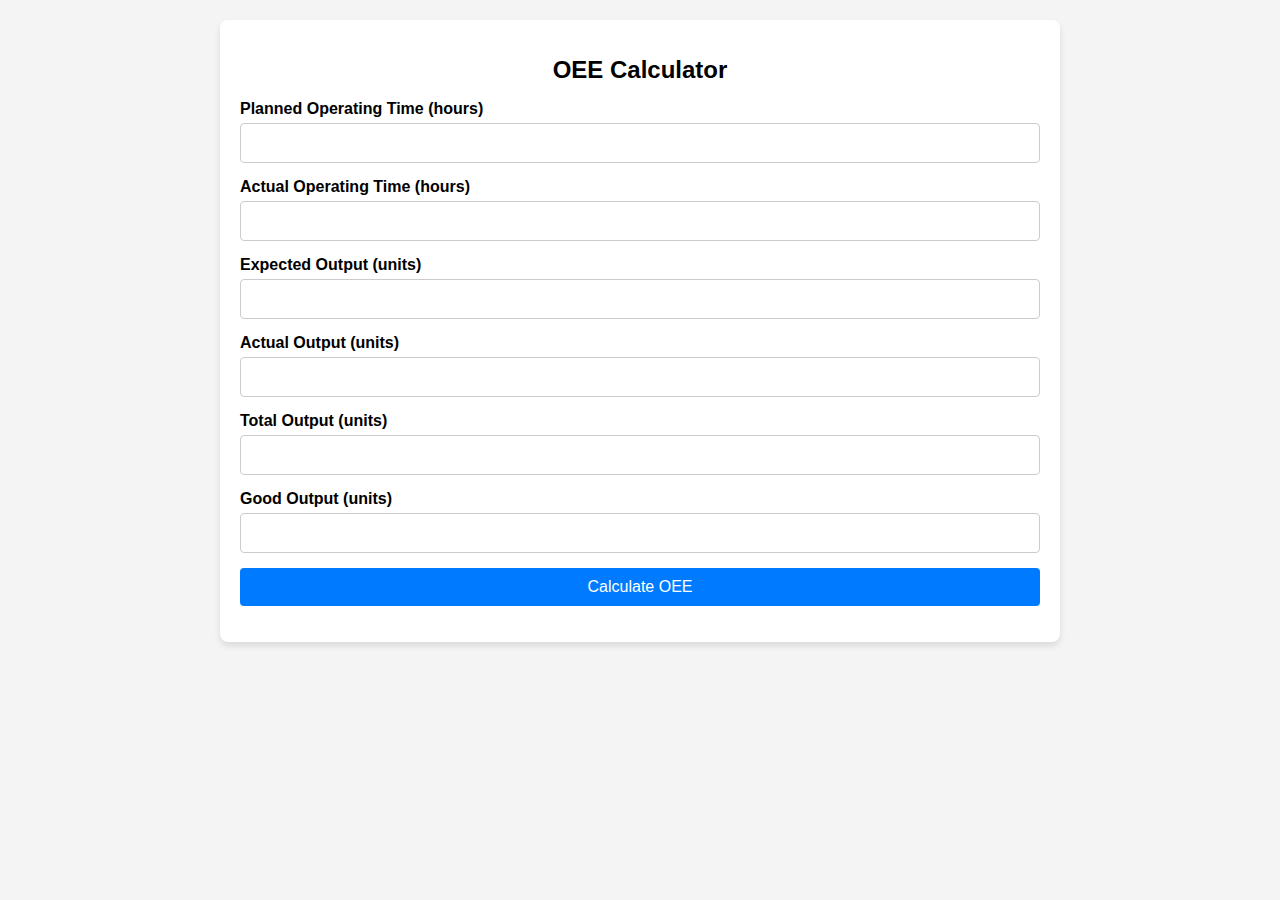
<file: Production/production.html>
<html lang="en">
  <head>
    <meta charset="UTF-8" />
    <meta name="viewport" content="width=device-width, initial-scale=1.0" />
    <title>Mine Production Calculator</title>
    <link rel="stylesheet" href="./production.css" />
  </head>
  <body>
    <div class="container">
      <h1>OEE Calculator</h1>
      <form id="oeeForm">
        <!-- Input fields -->
        <div class="form-group">
          <label for="plannedTime">Planned Operating Time (hours)</label>
          <input type="number" id="plannedTime" min="0" step="any" required />
        </div>
        <div class="form-group">
          <label for="actualTime">Actual Operating Time (hours)</label>
          <input type="number" id="actualTime" min="0" step="any" required />
        </div>
        <div class="form-group">
          <label for="expectedOutput">Expected Output (units)</label>
          <input
            type="number"
            id="expectedOutput"
            min="0"
            step="any"
            required
          />
        </div>
        <div class="form-group">
          <label for="actualOutput">Actual Output (units)</label>
          <input type="number" id="actualOutput" min="0" step="any" required />
        </div>
        <div class="form-group">
          <label for="totalOutput">Total Output (units)</label>
          <input type="number" id="totalOutput" min="0" step="any" required />
        </div>
        <div class="form-group">
          <label for="goodOutput">Good Output (units)</label>
          <input type="number" id="goodOutput" min="0" step="any" required />
        </div>
        <button type="button" class="btn" onclick="calculateOEE()">
          Calculate OEE
        </button>
        <p id="errorMessage" class="error"></p>
      </form>
      <!-- Results -->
      <div id="results" class="result" style="display: none">
        <h3>Results:</h3>
        <p>
          <strong>Availability:</strong> <span id="availabilityResult">0%</span>
        </p>
        <p>
          <strong>Performance:</strong> <span id="performanceResult">0%</span>
        </p>
        <p><strong>Quality:</strong> <span id="qualityResult">0%</span></p>
        <p>
          <strong>Overall Equipment Effectiveness (OEE):</strong>
          <span id="oeeResult">0%</span>
        </p>
      </div>
    </div>
    <script src="./production.js"></script>
  </body>
</html>
</file>
<file: Curriculum Vitae/my_cv.css>
* {
  margin: 0;
  padding: 0;
  box-sizing: border-box;
  font-family: "Segoe UI", Tahoma, Geneva, Verdana, sans-serif;
}

body {
  background: #f5f5f5;
  color: #333;
  line-height: 1.6;
}

.cv-container {
  max-width: 1000px;
  margin: 40px auto;
  background: white;
  box-shadow: 0 0 20px rgba(0, 0, 0, 0.1);
  border-radius: 8px;
  overflow: hidden;
}

.header {
  background: #1a3a5c;
  color: white;
  padding: 40px;
  text-align: center;
}

.header h1 {
  font-size: 2.5em;
  margin-bottom: 10px;
}

.header h2 {
  font-weight: 300;
  color: #e0e0e0;
}

.section {
  padding: 30px 40px;
  border-bottom: 1px solid #eee;
}

.section-title {
  color: #1a3a5c;
  margin-bottom: 20px;
  font-size: 1.5em;
  display: flex;
  align-items: center;
}

.section-title::before {
  content: "";
  display: inline-block;
  width: 24px;
  height: 24px;
  margin-right: 10px;
  background: #1a3a5c;
  mask-size: cover;
  -webkit-mask-size: cover;
}

.experience-item {
  margin-bottom: 25px;
}

.experience-title {
  font-weight: 600;
  color: #2c5282;
  margin-bottom: 5px;
}

.experience-date {
  color: #666;
  font-size: 0.9em;
  margin-bottom: 10px;
}

.experience-details ul {
  list-style-type: none;
  padding-left: 20px;
}

.experience-details li {
  margin-bottom: 8px;
  position: relative;
}

.experience-details li::before {
  content: "•";
  color: #2c5282;
  font-weight: bold;
  position: absolute;
  left: -15px;
}

.education-item {
  margin-bottom: 20px;
}

.skills-grid {
  display: grid;
  grid-template-columns: repeat(auto-fit, minmax(200px, 1fr));
  gap: 20px;
  margin-top: 20px;
}

.skill-item {
  background: #f8f9fa;
  padding: 15px;
  border-radius: 6px;
  text-align: center;
}

.references-grid {
  display: grid;
  grid-template-columns: repeat(auto-fit, minmax(280px, 1fr));
  gap: 20px;
}

.reference-item {
  background: #f8f9fa;
  padding: 20px;
  border-radius: 6px;
}

.reference-name {
  font-weight: 600;
  color: #2c5282;
}

@media (max-width: 768px) {
  .cv-container {
    margin: 20px;
  }

  .section {
    padding: 20px;
  }

  .skills-grid {
    grid-template-columns: 1fr;
  }
}
</file>
<file: Deposit Value/deposit_value.css>
* {
  margin: 0;
  padding: 0;
  box-sizing: border-box;
  font-family: Arial, sans-serif;
}

body {
  padding: 20px;
  background: #f0f2f5;
}

.container {
  max-width: 800px;
  margin: 0 auto;
  background: white;
  padding: 30px;
  border-radius: 10px;
  box-shadow: 0 0 10px rgba(0, 0, 0, 0.1);
}

h1 {
  text-align: center;
  color: #2c3e50;
  margin-bottom: 30px;
}

.input-group {
  margin-bottom: 20px;
}

label {
  display: block;
  margin-bottom: 5px;
  color: #34495e;
}

select,
input {
  width: 100%;
  padding: 8px;
  border: 1px solid #bdc3c7;
  border-radius: 4px;
  font-size: 16px;
}

button {
  width: 100%;
  padding: 10px;
  background: #3498db;
  color: white;
  border: none;
  border-radius: 4px;
  cursor: pointer;
  font-size: 16px;
  margin-top: 20px;
}

button:hover {
  background: #2980b9;
}

.results {
  margin-top: 30px;
  padding: 20px;
  background: #f8f9fa;
  border-radius: 4px;
}

.results h2 {
  color: #2c3e50;
  margin-bottom: 15px;
}

.result-item {
  margin-bottom: 10px;
  padding: 10px;
  background: white;
  border-radius: 4px;
  border-left: 4px solid #3498db;
}

.current-prices {
  margin-top: 20px;
  padding: 15px;
  background: #e8f4fc;
  border-radius: 4px;
}
</file>
<file: Drill/drilling_results.css>
body {
  font-family: Arial, sans-serif;
  margin: 0;
  padding: 0;
  background-color: #f4f4f9;
}

.container {
  max-width: 800px;
  margin: 20px auto;
  padding: 20px;
  background: #fff;
  border-radius: 8px;
  box-shadow: 0 4px 8px rgba(0, 0, 0, 0.1);
}

h1 {
  text-align: center;
  font-size: 24px;
  margin-bottom: 20px;
}

form {
  display: grid;
  gap: 16px;
}

label {
  font-weight: bold;
}

select,
input[type="number"],
button {
  width: 100%;
  padding: 10px;
  margin-top: 4px;
  margin-bottom: 4px;
  border: 1px solid #ddd;
  border-radius: 4px;
  font-size: 16px;
}

button {
  background-color: #007bff;
  color: white;
  cursor: pointer;
  border: none;
}

button:hover {
  background-color: #0056b3;
}

.results {
  margin-top: 20px;
  background: #e9ecef;
  padding: 15px;
  border-radius: 8px;
}

.results h2 {
  margin-bottom: 10px;
  font-size: 20px;
  color: #333;
}

.results p {
  margin: 0;
  font-size: 16px;
  padding: 4px 0;
}

@media (max-width: 600px) {
  .container {
    padding: 15px;
  }

  h1 {
    font-size: 20px;
  }
}
</file>
<file: Economics/economics.css>
body {
  font-family: Arial, sans-serif;
  margin: 0;
  padding: 0;
  background-color: #f4f4f9;
}

.container {
  max-width: 800px;
  margin: 20px auto;
  padding: 20px;
  background: #fff;
  border-radius: 8px;
  box-shadow: 0 4px 8px rgba(0, 0, 0, 0.1);
}

h1 {
  text-align: center;
  font-size: 24px;
  margin-bottom: 20px;
}

form {
  display: grid;
  gap: 16px;
}

label {
  font-weight: bold;
}

input[type="number"],
input[type="text"],
button {
  width: 100%;
  padding: 10px;
  margin-top: 4px;
  margin-bottom: 4px;
  border: 1px solid #ddd;
  border-radius: 4px;
  font-size: 16px;
}

button {
  background-color: #007bff;
  color: white;
  cursor: pointer;
  border: none;
}

button:hover {
  background-color: #0056b3;
}

.results {
  margin-top: 20px;
  background: #e9ecef;
  padding: 15px;
  border-radius: 8px;
}

.results h2 {
  margin-bottom: 10px;
  font-size: 20px;
  color: #333;
}

.results p {
  margin: 0;
  font-size: 16px;
  padding: 4px 0;
}

@media (max-width: 600px) {
  .container {
    padding: 15px;
  }

  h1 {
    font-size: 20px;
  }
}
</file>
<file: Machines/machines.css>
body {
  font-family: Arial, sans-serif;
  margin: 0;
  padding: 0;
  background-color: #f4f4f9;
}

.container {
  max-width: 800px;
  margin: 20px auto;
  padding: 20px;
  background: #fff;
  border-radius: 8px;
  box-shadow: 0 4px 8px rgba(0, 0, 0, 0.1);
}

h1 {
  text-align: center;
  font-size: 24px;
  margin-bottom: 20px;
}

form {
  display: grid;
  gap: 16px;
}

label {
  font-weight: bold;
}

input[type="number"],
button {
  width: 100%;
  padding: 10px;
  margin-top: 4px;
  margin-bottom: 4px;
  border: 1px solid #ddd;
  border-radius: 4px;
  font-size: 16px;
}

button {
  background-color: #007bff;
  color: white;
  cursor: pointer;
  border: none;
}

button:hover {
  background-color: #0056b3;
}

.results {
  margin-top: 20px;
  background: #e9ecef;
  padding: 15px;
  border-radius: 8px;
}

.results h2 {
  margin-bottom: 10px;
  font-size: 20px;
  color: #333;
}

.results p {
  margin: 0;
  font-size: 16px;
  padding: 4px 0;
}

@media (max-width: 600px) {
  .container {
    padding: 15px;
  }

  h1 {
    font-size: 20px;
  }
}
</file>
<file: Mining Assistant/mining_assistant.css>
* {
  margin: 0;
  padding: 0;
  box-sizing: border-box;
  font-family: Arial, sans-serif;
}

body {
  height: 100vh;
  background: #f0f2f5;
  display: flex;
  flex-direction: column;
}

.chat-container {
  max-width: 1000px;
  margin: 20px auto;
  background: white;
  border-radius: 10px;
  box-shadow: 0 2px 10px rgba(0, 0, 0, 0.1);
  display: flex;
  flex-direction: column;
  height: calc(100vh - 40px);
}

.chat-header {
  padding: 20px;
  background: #1a3a5c;
  color: white;
  border-radius: 10px 10px 0 0;
  display: flex;
  align-items: center;
}

.ai-avatar {
  width: 40px;
  height: 40px;
  background: #2c5282;
  border-radius: 50%;
  display: flex;
  align-items: center;
  justify-content: center;
  margin-right: 15px;
  font-weight: bold;
}

.chat-messages {
  flex: 1;
  padding: 20px;
  overflow-y: auto;
  display: flex;
  flex-direction: column;
  gap: 15px;
}

.message {
  max-width: 80%;
  padding: 12px 16px;
  border-radius: 15px;
  line-height: 1.4;
}

.user-message {
  background: #e3f2fd;
  margin-left: auto;
  border-bottom-right-radius: 5px;
}

.ai-message {
  background: #f5f5f5;
  margin-right: auto;
  border-bottom-left-radius: 5px;
}

.message-metadata {
  font-size: 0.8em;
  color: #666;
  margin-top: 5px;
}

.chat-input-container {
  padding: 20px;
  background: white;
  border-top: 1px solid #eee;
  border-radius: 0 0 10px 10px;
}

.chat-input-wrapper {
  display: flex;
  gap: 10px;
}

.chat-input {
  flex: 1;
  padding: 12px;
  border: 1px solid #ddd;
  border-radius: 25px;
  outline: none;
  font-size: 16px;
  resize: none;
  max-height: 120px;
  min-height: 48px;
}

.chat-input:focus {
  border-color: #1a3a5c;
}

.send-button {
  background: #1a3a5c;
  color: white;
  border: none;
  border-radius: 25px;
  padding: 0 20px;
  cursor: pointer;
  font-size: 16px;
  transition: background 0.3s;
}

.send-button:hover {
  background: #2c5282;
}

.mining-context {
  font-size: 0.9em;
  color: #666;
  padding: 8px 20px;
  background: #f8f9fa;
  border-bottom: 1px solid #eee;
}

@media (max-width: 768px) {
  .chat-container {
    margin: 0;
    height: 100vh;
    border-radius: 0;
  }

  .chat-header {
    border-radius: 0;
  }

  .message {
    max-width: 90%;
  }
}
</file>
<file: Production/production.css>
body {
  font-family: Arial, sans-serif;
  margin: 0;
  padding: 0;
  background-color: #f4f4f4;
}
.container {
  max-width: 800px;
  margin: 20px auto;
  padding: 20px;
  background: white;
  border-radius: 8px;
  box-shadow: 0 4px 6px rgba(0, 0, 0, 0.1);
}
h1 {
  text-align: center;
  font-size: 24px;
  color: #000;
}
.form-group {
  margin-bottom: 15px;
}
label {
  display: block;
  margin-bottom: 5px;
  font-weight: bold;
  color: #000;
}
input {
  width: 100%;
  padding: 10px;
  font-size: 16px;
  border: 1px solid #ccc;
  border-radius: 4px;
}
input:focus {
  outline: none;
  border-color: #007bff;
}
.btn {
  display: block;
  width: 100%;
  padding: 10px;
  font-size: 16px;
  color: white;
  background-color: #007bff;
  border: none;
  border-radius: 4px;
  cursor: pointer;
  margin-top: 10px;
}
.btn:hover {
  background-color: #0056b3;
}
.result {
  margin-top: 20px;
  padding: 15px;
  background: #f9f9f9;
  border: 1px solid #ddd;
  border-radius: 4px;
}
.result h3 {
  margin: 0;
  font-size: 18px;
  color: #333;
}
.error {
  color: red;
  font-size: 14px;
}
</file>
